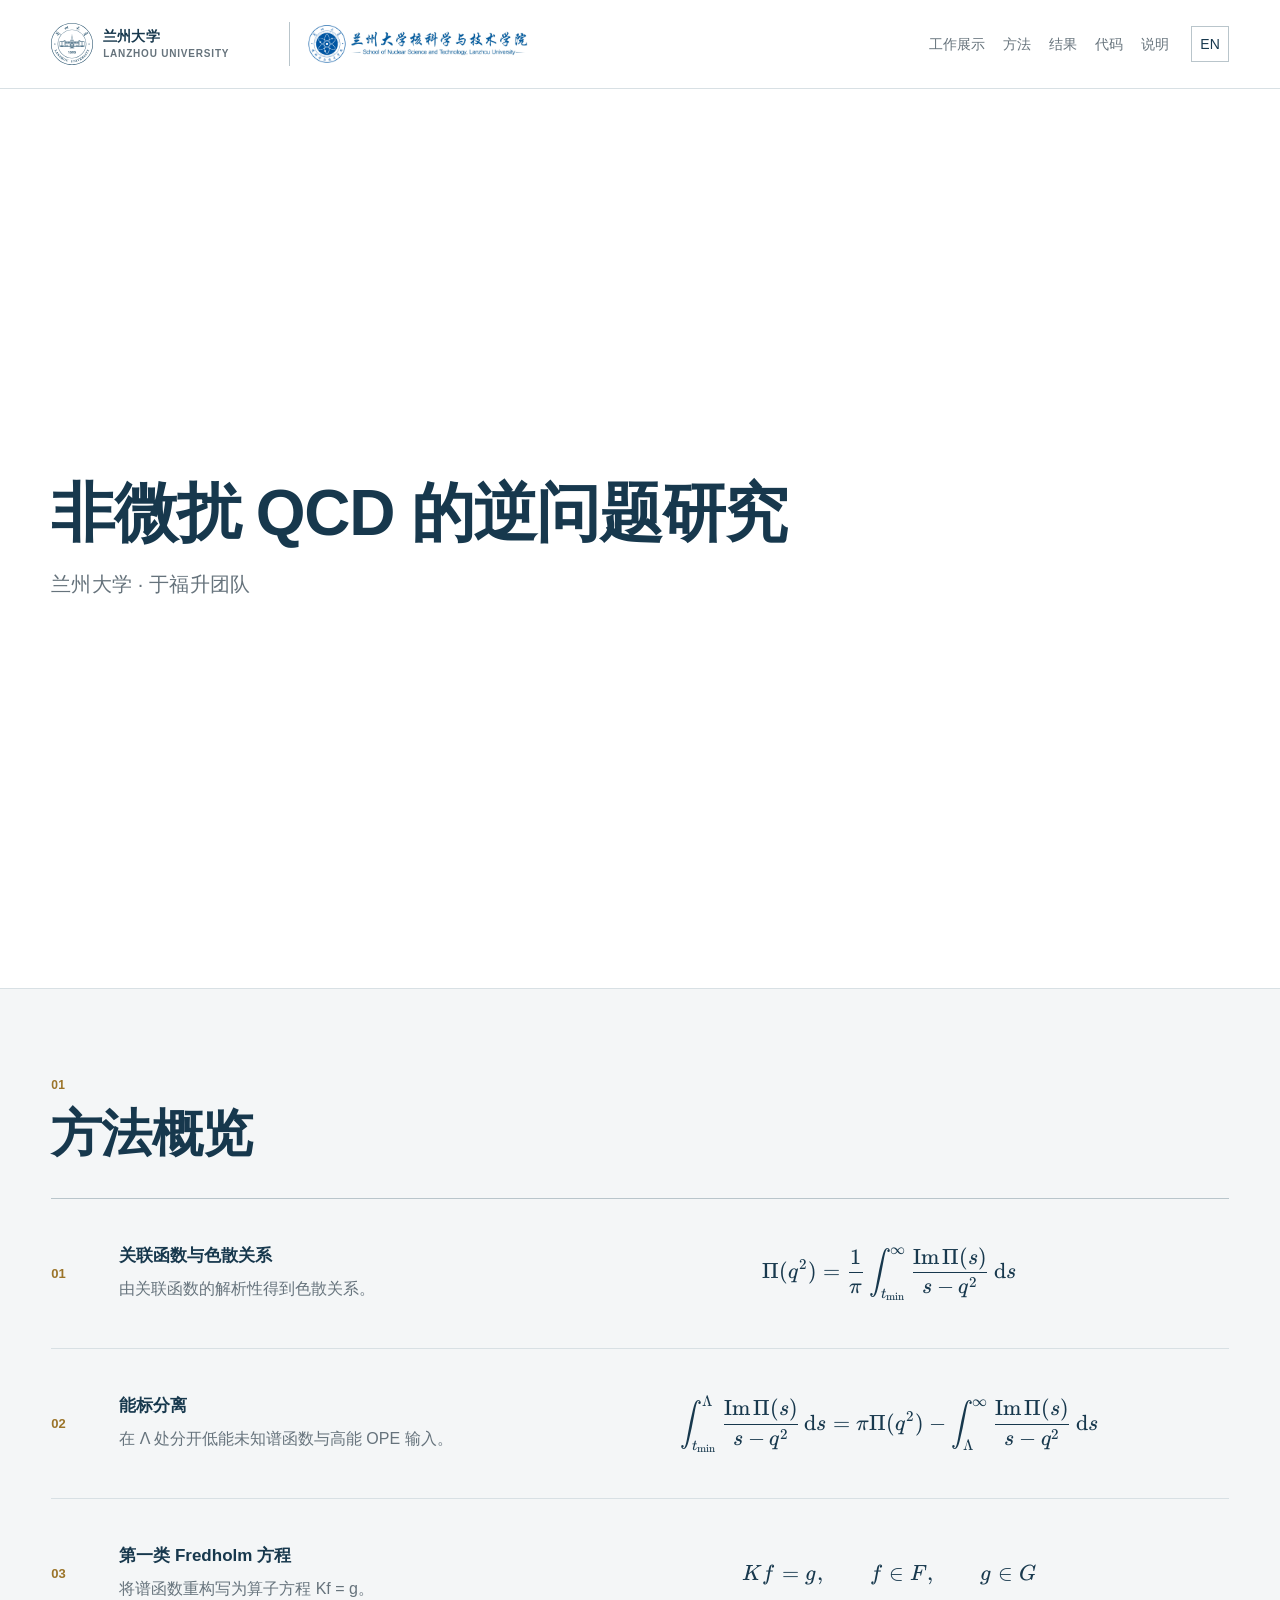
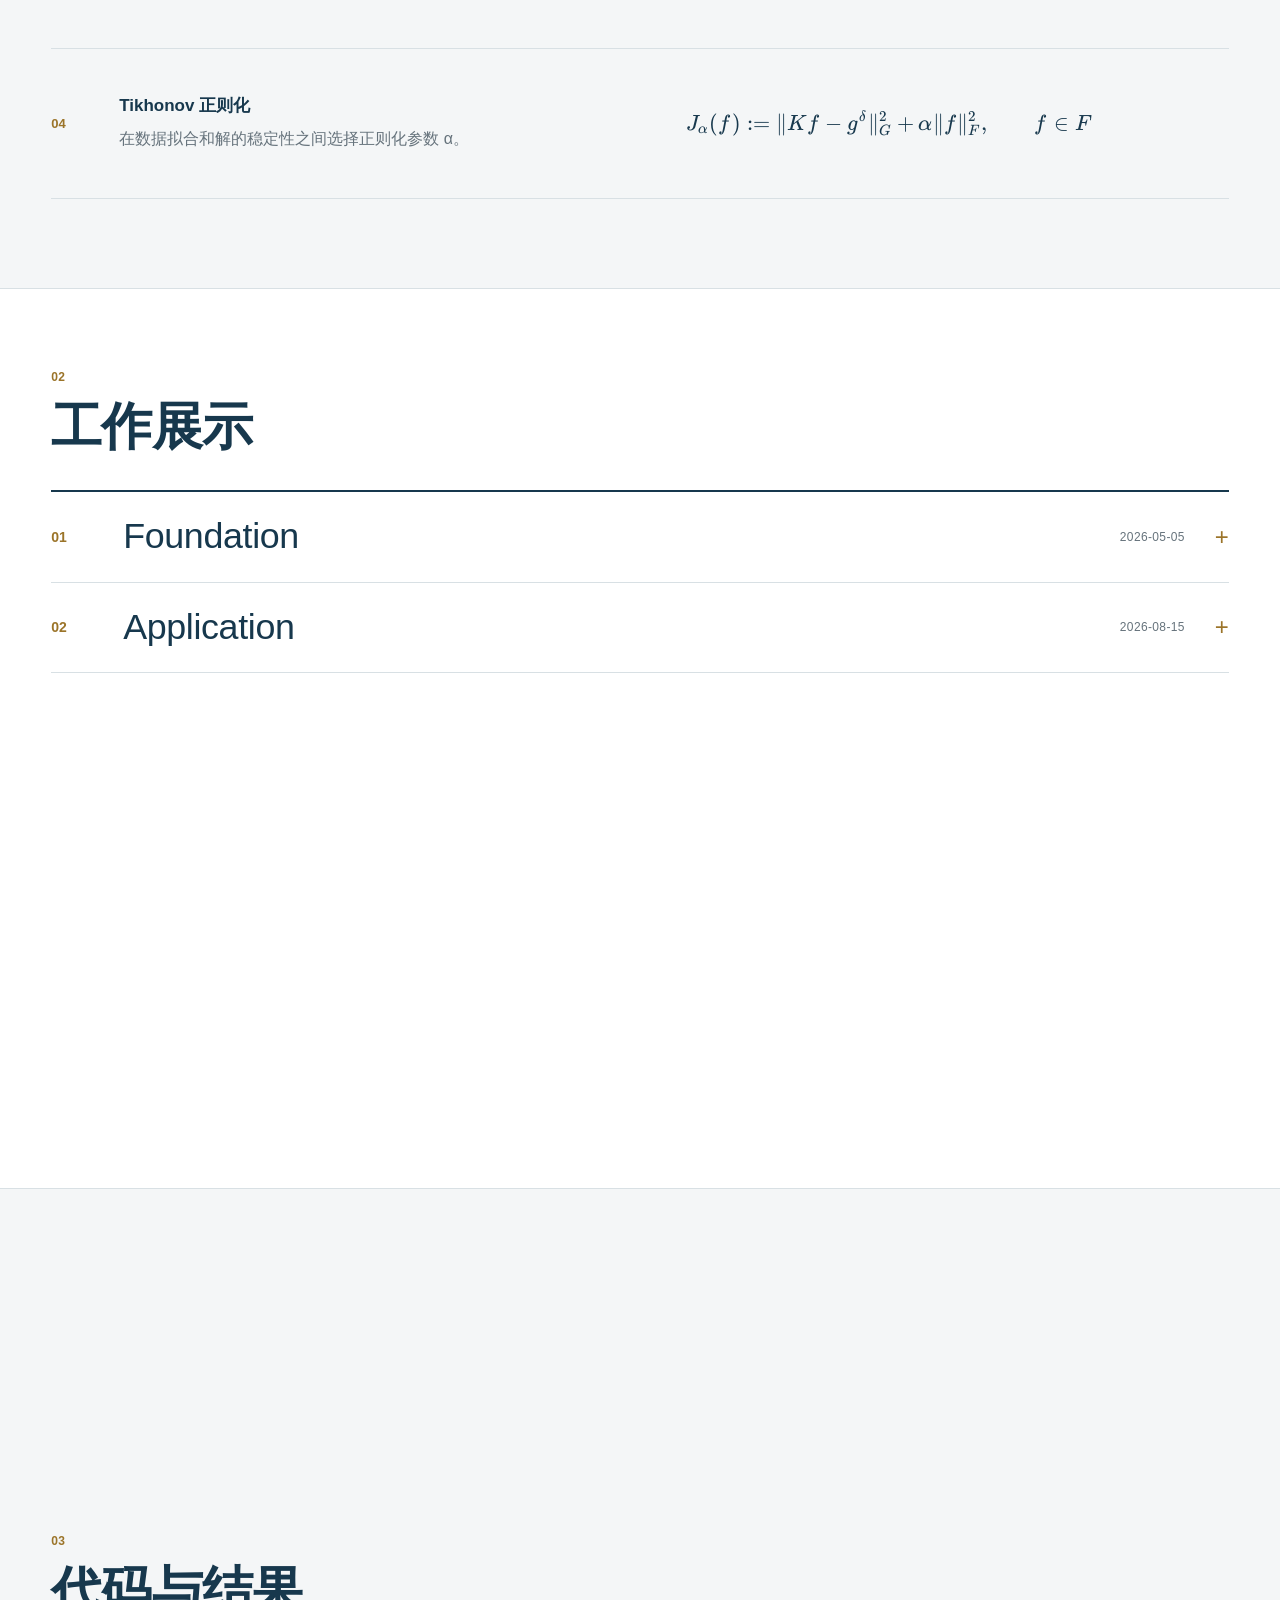
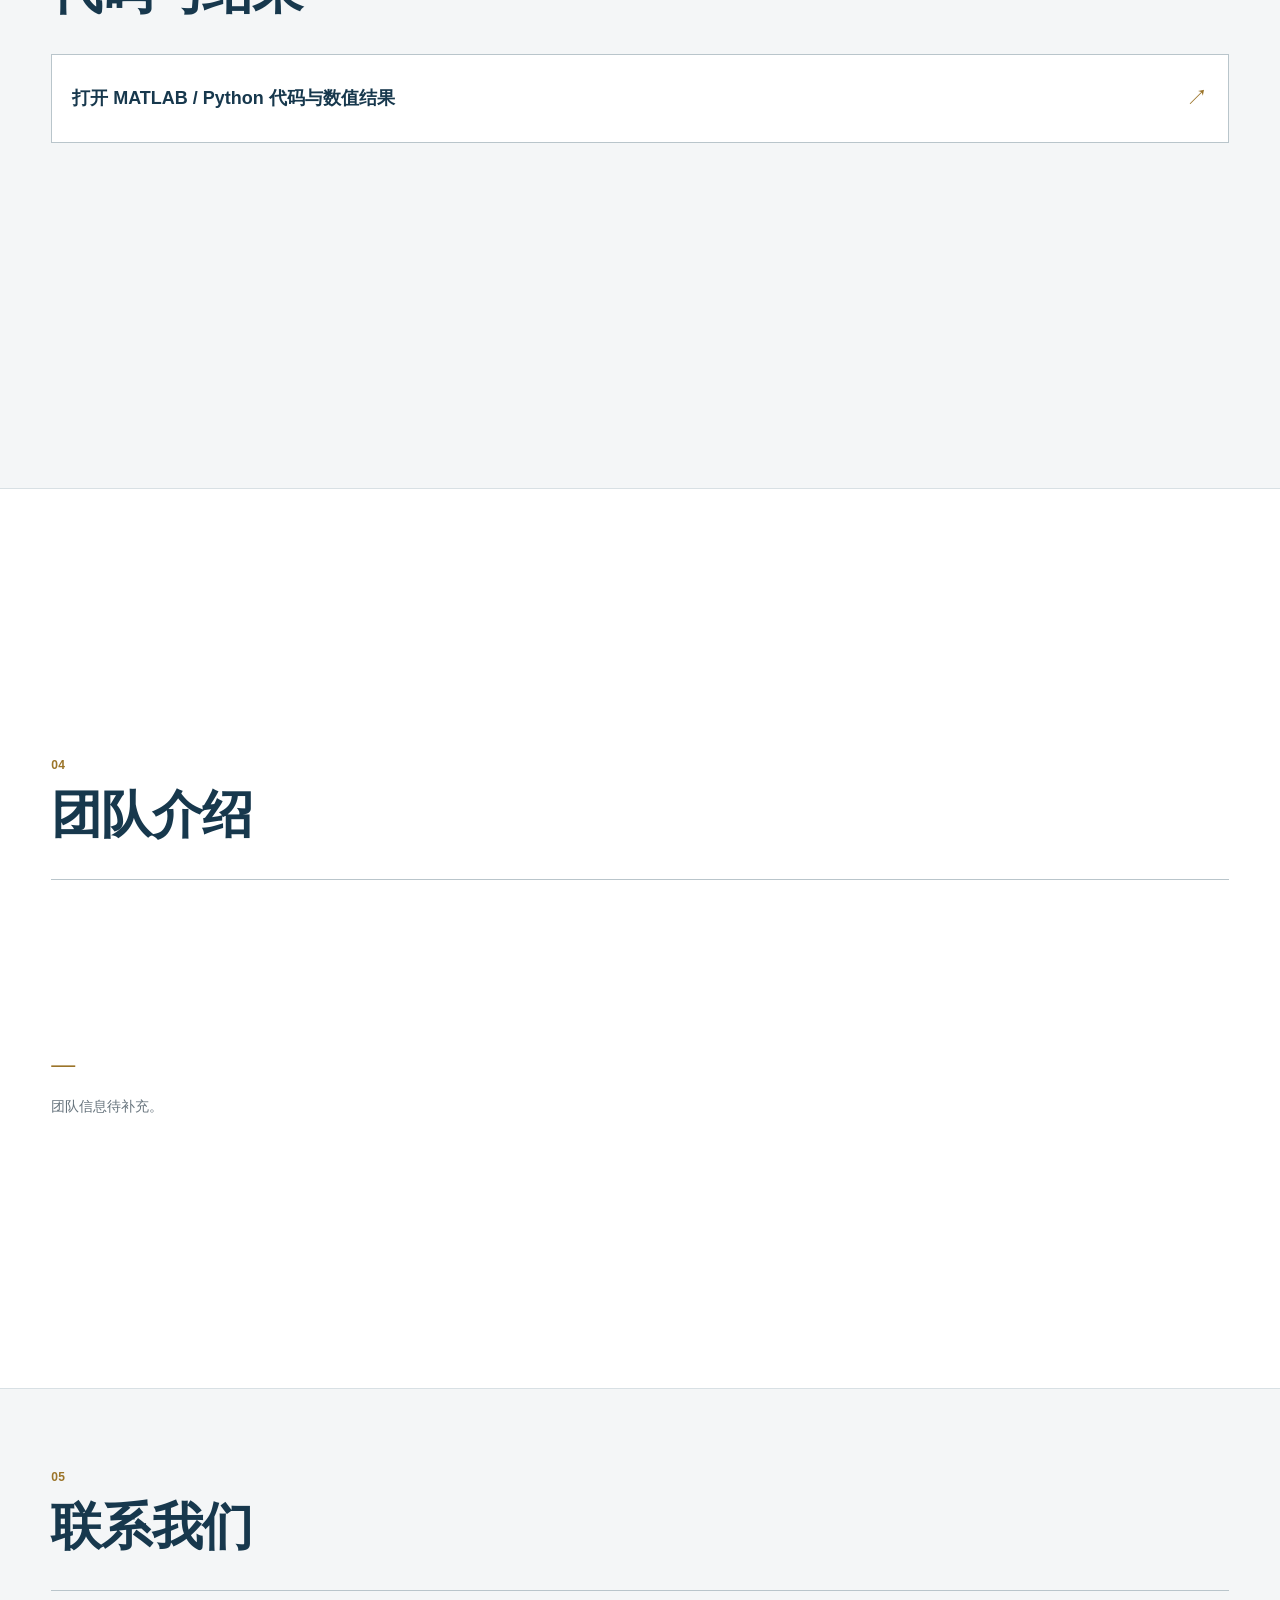
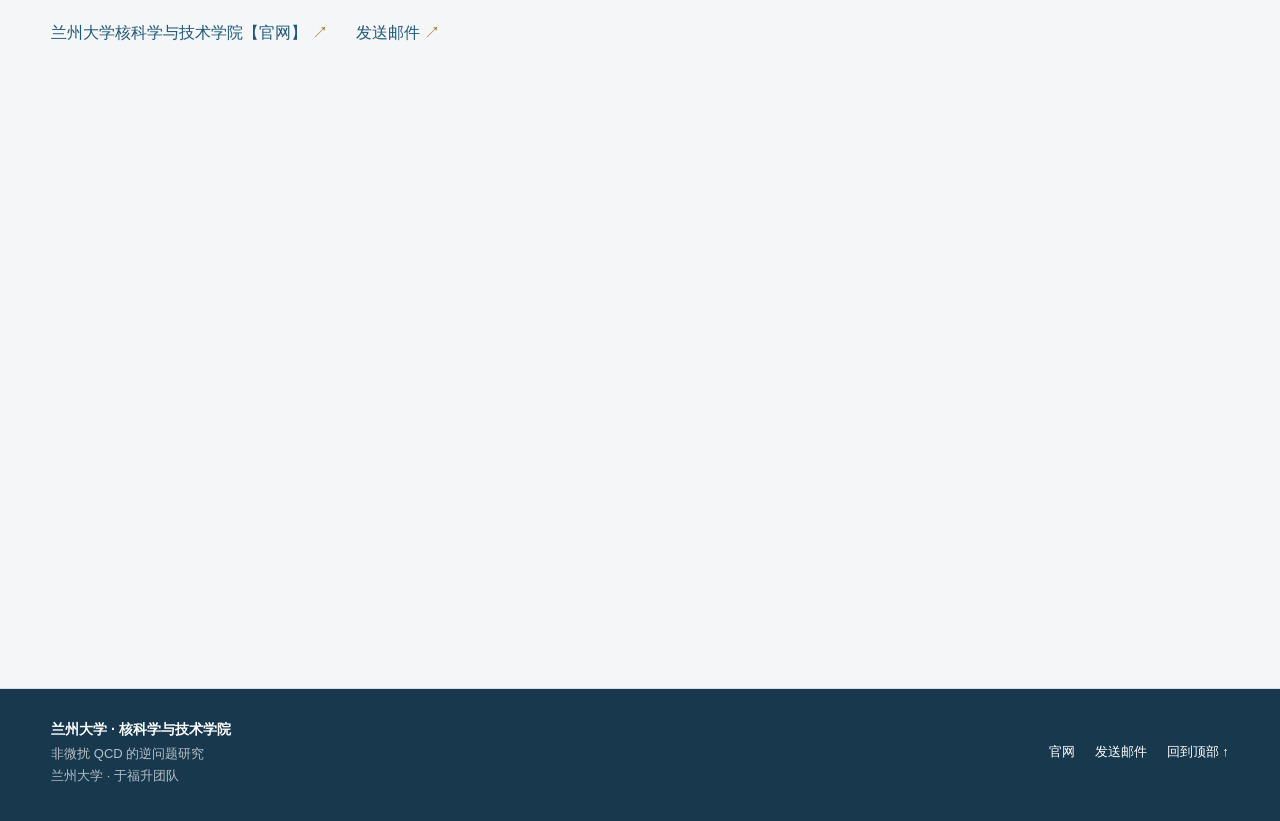
<file: index.html>
<!doctype html>
<html lang="zh-CN">
<head>
  <meta charset="utf-8">
  <meta name="viewport" content="width=device-width, initial-scale=1">
  <meta name="theme-color" content="#ffffff">
  <meta name="description" content="兰州大学核科学与技术学院理论物理研究组的非微扰 QCD 逆问题论文、方法、数值结果与代码资料。">
  <link rel="canonical" href="__SITE_URL__">
  <meta property="og:title" content="非微扰 QCD 逆问题研究资料">
  <meta property="og:description" content="论文、方法概览、数值结果与代码工作台。">
  <meta property="og:type" content="website">
  <meta property="og:url" content="__SITE_URL__">
  <meta property="og:image" content="__SITE_URL__assets/paper_spectral.png">
  <meta property="og:site_name" content="非微扰 QCD 逆问题研究资料">
  <meta property="og:locale" content="zh_CN">
  <meta property="og:locale:alternate" content="en_US">
  <meta name="twitter:card" content="summary_large_image">
  <meta name="twitter:title" content="非微扰 QCD 逆问题研究资料">
  <meta name="twitter:description" content="论文、方法概览、数值结果与代码工作台。">
  <meta name="twitter:image" content="__SITE_URL__assets/paper_spectral.png">
  <title>非微扰 QCD 逆问题研究资料</title>
  <link rel="icon" href="./assets/lzu_logo.svg" type="image/svg+xml">
  <link rel="stylesheet" href="./style.css">
  <link rel="stylesheet" href="./vendor/katex/katex.min.css">
  <script type="application/ld+json">
  {
    "@context": "https://schema.org",
    "@type": "WebSite",
    "name": "非微扰 QCD 逆问题研究资料",
    "url": "__SITE_URL__",
    "inLanguage": ["zh-CN", "en"]
  }
  </script>
  <script type="application/ld+json">
  {
    "@context": "https://schema.org",
    "@type": "Organization",
    "name": "兰州大学核科学与技术学院",
    "url": "https://snst.lzu.edu.cn/"
  }
  </script>
</head>
<body data-language="zh" data-title-zh="非微扰 QCD 逆问题研究资料" data-title-en="Inverse Problems in Non-perturbative QCD Research Archive">
  <a class="skip-link" href="#main"><span class="lang-zh">跳到主要内容</span><span class="lang-en">Skip to content</span></a>

  <header class="site-header" id="top">
    <div class="nav-wrap page-width">
      <div class="brand">
        <a class="brand-primary" href="#top" aria-label="返回页面顶部" data-label-zh="返回页面顶部" data-label-en="Back to top">
          <span class="brand-mark"><img src="./assets/lzu_logo.svg" alt="兰州大学校徽"></span>
          <span class="school-copy">
            <strong><span class="lang-zh">兰州大学</span><span class="lang-en">兰州大学</span></strong>
            <span>LANZHOU UNIVERSITY</span>
          </span>
        </a>
        <span class="brand-divider" aria-hidden="true"></span>
        <a class="unit-lockup" href="https://snst.lzu.edu.cn/" target="_blank" rel="noopener noreferrer" aria-label="兰州大学核科学与技术学院官网" data-label-zh="兰州大学核科学与技术学院官网" data-label-en="Lanzhou University School of Nuclear Science and Technology website">
          <img class="unit-logo" src="./assets/lzu_snst_logo.svg" alt="兰州大学核科学与技术学院院徽">
        </a>
      </div>
      <nav class="main-nav" aria-label="页面导航" data-label-zh="页面导航" data-label-en="Page navigation">
        <a href="#papers"><span class="lang-zh">工作展示</span><span class="lang-en">Work</span></a>
        <a href="#method"><span class="lang-zh">方法</span><span class="lang-en">Method</span></a>
        <a href="#results"><span class="lang-zh">结果</span><span class="lang-en">Results</span></a>
        <a href="#code-lab"><span class="lang-zh">代码</span><span class="lang-en">Code</span></a>
        <a href="#notes"><span class="lang-zh">说明</span><span class="lang-en">Notes</span></a>
      </nav>
      <button class="language-button" type="button" aria-label="切换语言" data-label-zh="切换语言" data-label-en="Switch language" aria-pressed="false">
        <span class="lang-zh">EN</span><span class="lang-en">中文</span>
      </button>
    </div>
  </header>

  <main id="main">
    <section class="research-header page-section" data-reveal>
      <div class="page-width hero-content">
        <h1><span class="lang-zh">非微扰 QCD 的逆问题研究</span><span class="lang-en">Inverse problems in non-perturbative QCD</span></h1>
        <p class="project-byline">
          <span class="lang-zh">兰州大学 · 于福升团队</span>
          <span class="lang-en">Lanzhou University · Fu-Sheng Yu Group</span>
        </p>
      </div>
    </section>

    <section class="section section-muted page-section" id="method">
      <div class="page-width">
        <div class="section-heading section-heading--solo" data-reveal>
          <div><p class="section-number">01</p><h2><span class="lang-zh">方法概览</span><span class="lang-en">Method</span></h2></div>
        </div>

        <ol class="method-list">
          <li class="method-row" data-reveal>
            <span class="method-number">01</span>
            <div class="method-copy"><h3><span class="lang-zh">关联函数与色散关系</span><span class="lang-en">Correlator and dispersion relation</span></h3><p><span class="lang-zh">由关联函数的解析性得到色散关系。</span><span class="lang-en">Analyticity of the correlator gives a dispersion relation.</span></p></div>
            <div class="method-equation">
              <div class="math-display" data-math="\Pi(q^2)=\frac{1}{\pi}\int_{t_{\min}}^{\infty}\frac{\operatorname{Im}\Pi(s)}{s-q^2}\,\mathrm{d}s" data-math-fallback="Π(q²) = 1/π ∫[tmin,∞] Im Π(s)/(s − q²) ds" aria-label="Π(q²) 等于一除以 π 乘以从 t min 到无穷的 Im Π(s) 除以 s 减 q² 的积分">Π(q²) = 1/π ∫ Im Π(s)/(s − q²) ds</div>
            </div>
          </li>
          <li class="method-row" data-reveal>
            <span class="method-number">02</span>
            <div class="method-copy"><h3><span class="lang-zh">能标分离</span><span class="lang-en">Scale separation</span></h3><p><span class="lang-zh">在 Λ 处分开低能未知谱函数与高能 OPE 输入。</span><span class="lang-en">The unknown low-energy spectrum is separated from the high-energy OPE input at Λ.</span></p></div>
            <div class="method-equation">
              <div class="math-display" data-math="\int_{t_{\min}}^{\Lambda}\frac{\operatorname{Im}\Pi(s)}{s-q^2}\,\mathrm{d}s=\pi\Pi(q^2)-\int_{\Lambda}^{\infty}\frac{\operatorname{Im}\Pi(s)}{s-q^2}\,\mathrm{d}s" data-math-fallback="∫[tmin,Λ] Im Π(s)/(s − q²) ds = πΠ(q²) − ∫[Λ,∞] Im Π(s)/(s − q²) ds" aria-label="能标分离后的修正色散关系">∫ Im Π(s)/(s − q²) ds = πΠ(q²) − ∫ Im Π(s)/(s − q²) ds</div>
            </div>
          </li>
          <li class="method-row" data-reveal>
            <span class="method-number">03</span>
            <div class="method-copy"><h3><span class="lang-zh">第一类 Fredholm 方程</span><span class="lang-en">First-kind Fredholm equation</span></h3><p><span class="lang-zh">将谱函数重构写为算子方程 Kf = g。</span><span class="lang-en">The reconstruction is written as the operator equation Kf = g.</span></p></div>
            <div class="method-equation">
              <div class="math-display" data-math="Kf=g,\qquad f\in F,\qquad g\in G" data-math-fallback="Kf = g, f ∈ F, g ∈ G" aria-label="Kf 等于 g，f 属于 F，g 属于 G">Kf = g, f ∈ F, g ∈ G</div>
            </div>
          </li>
          <li class="method-row" data-reveal>
            <span class="method-number">04</span>
            <div class="method-copy"><h3><span class="lang-zh">Tikhonov 正则化</span><span class="lang-en">Tikhonov regularization</span></h3><p><span class="lang-zh">在数据拟合和解的稳定性之间选择正则化参数 α。</span><span class="lang-en">The regularization parameter α balances data fit and stability.</span></p></div>
            <div class="method-equation">
              <div class="math-display" data-math="J_{\alpha}(f):=\lVert Kf-g^{\delta}\rVert_G^2+\alpha\lVert f\rVert_F^2,\qquad f\in F" data-math-fallback="Jα(f) := ‖Kf − gδ‖G² + α‖f‖F², f ∈ F" aria-label="Tikhonov 泛函 J alpha of f 等于 Kf 减 g delta 的 G 范数平方加 alpha 乘以 f 的 F 范数平方，f 属于 F">Jα(f) := ‖Kf − gδ‖G² + α‖f‖F², f ∈ F</div>
            </div>
          </li>
        </ol>
      </div>
    </section>

    <section class="section page-section work-display-section" id="papers">
      <div class="page-width">
        <span id="results" class="section-anchor" aria-hidden="true"></span>
        <div class="section-heading" data-reveal>
          <div><p class="section-number">02</p><h2><span class="lang-zh">工作展示</span><span class="lang-en">Work Display</span></h2></div>
        </div>

        <div class="archive-list">
          <details class="archive-entry" data-reveal>
            <summary class="archive-summary" data-open-pdf="./docs/Foundation.pdf" aria-expanded="false">
              <span class="archive-index">01</span>
              <span class="archive-title">Foundation</span>
              <time datetime="2026-05-05">2026-05-05</time>
              <span class="archive-toggle" aria-hidden="true">+</span>
            </summary>
            <div class="archive-content">
              <div class="paper-main">
                <p class="archive-type"><span class="lang-zh">理论基础</span><span class="lang-en">Theoretical foundation</span></p>
                <h3>Inverse Problem Approach for Non-Perturbative QCD: Theoretical Foundation</h3>
                <p class="paper-authors">Ao-Sheng Xiong · Fu-Sheng Yu · Yong Zheng · Ting Wei</p>
                <p><span class="lang-zh">建立色散关系逆问题的数学框架，讨论唯一性、不稳定性、Tikhonov 正则化、参数选择、有限元离散化和收敛性。</span><span class="lang-en">Develops the mathematical framework for the dispersion-relation inverse problem, including uniqueness, instability, Tikhonov regularization, parameter choice, finite-element discretization, and convergence.</span></p>
              </div>
              <a class="paper-link" href="./docs/Foundation.pdf" target="_blank" rel="noopener noreferrer"><span class="lang-zh">阅读 PDF</span><span class="lang-en">Read PDF</span><span aria-hidden="true">↗</span></a>
            </div>
          </details>

          <details class="archive-entry" data-reveal>
            <summary class="archive-summary" data-open-pdf="./docs/Application.pdf" aria-expanded="false">
              <span class="archive-index">02</span>
              <span class="archive-title">Application</span>
              <time datetime="2026-08-15">2026-08-15</time>
              <span class="archive-toggle" aria-hidden="true">+</span>
            </summary>
            <div class="archive-content">
              <div class="paper-main">
                <p class="archive-type"><span class="lang-zh">数值应用</span><span class="lang-en">Numerical application</span></p>
                <h3>Inverse Problem Approach for Non-Perturbative QCD: Applications</h3>
                <p class="paper-authors">Yong Zheng · Ao-Sheng Xiong · Fu-Sheng Yu · Ting Wei</p>
                <p><span class="lang-zh">将方法应用于轴矢流关联函数，重构 π 与 a₁(1260) 的谱信息和衰变常数，并分析输入误差、收敛性与夸克–强子对偶。</span><span class="lang-en">Applies the method to axial-vector correlators, reconstructs the spectral information and decay constants of π and a₁(1260), and studies input errors, convergence, and quark–hadron duality.</span></p>
              </div>
              <a class="paper-link" href="./docs/Application.pdf" target="_blank" rel="noopener noreferrer"><span class="lang-zh">阅读 PDF</span><span class="lang-en">Read PDF</span><span aria-hidden="true">↗</span></a>
            </div>
          </details>
        </div>
      </div>
    </section>

    <section class="section section-muted page-section" id="code-lab">
      <div class="page-width">
        <div class="section-heading section-heading--solo" data-reveal>
          <div><p class="section-number">03</p><h2><span class="lang-zh">代码与结果</span><span class="lang-en">Code and results</span></h2></div>
        </div>
        <a class="workbench-entry" href="./code-lab.html" data-reveal>
          <strong><span class="lang-zh">打开 MATLAB / Python 代码与数值结果</span><span class="lang-en">Open MATLAB / Python code and numerical results</span></strong>
          <span class="workbench-arrow" aria-hidden="true">↗</span>
        </a>
      </div>
    </section>

    <section class="section page-section team-section" id="team">
      <div class="page-width team-inner">
        <div class="section-heading section-heading--solo" data-reveal>
          <div><p class="section-number">04</p><h2><span class="lang-zh">团队介绍</span><span class="lang-en">Team</span></h2></div>
        </div>
        <div class="team-placeholder" data-reveal>
          <span class="team-placeholder-mark" aria-hidden="true">—</span>
          <p><span class="lang-zh">团队信息待补充。</span><span class="lang-en">Team information will be added when confirmed.</span></p>
        </div>
      </div>
    </section>

    <section class="section section-muted page-section contact-section" id="contact">
      <div class="page-width">
        <span id="notes" class="section-anchor" aria-hidden="true"></span>
        <div class="section-heading section-heading--solo" data-reveal>
          <div><p class="section-number">05</p><h2><span class="lang-zh">联系我们</span><span class="lang-en">Contact</span></h2></div>
        </div>
        <div class="contact-block" data-reveal>
          <div class="contact-links">
            <a class="contact-link" href="https://snst.lzu.edu.cn/shiziduiwu/jiaoshou/2024/1015/277664.html" target="_blank" rel="noopener noreferrer"><span class="lang-zh">兰州大学核科学与技术学院【官网】</span><span class="lang-en">Lanzhou University School of Nuclear Science and Technology · Official site</span></a>
            <a class="contact-link" href="mailto:yufsh@lzu.edu.cn"><span class="lang-zh">发送邮件</span><span class="lang-en">Send email</span></a>
          </div>
        </div>
      </div>
    </section>
  </main>

  <footer class="site-footer">
    <div class="page-width footer-inner" data-reveal>
      <div class="footer-brand"><strong>兰州大学 · 核科学与技术学院</strong><span>非微扰 QCD 的逆问题研究</span><span>兰州大学 · 于福升团队</span></div>
      <nav class="footer-links" aria-label="页脚链接" data-label-zh="页脚链接" data-label-en="Footer links">
        <a href="https://snst.lzu.edu.cn/shiziduiwu/jiaoshou/2024/1015/277664.html" target="_blank" rel="noopener noreferrer"><span class="lang-zh">官网</span><span class="lang-en">Official site</span></a>
        <a href="mailto:yufsh@lzu.edu.cn"><span class="lang-zh">发送邮件</span><span class="lang-en">Send email</span></a>
        <a href="#top"><span class="lang-zh">回到顶部 ↑</span><span class="lang-en">Back to top ↑</span></a>
      </nav>
    </div>
  </footer>

  <script src="./vendor/katex/katex.min.js"></script>
  <script src="./math-render.js"></script>
  <script src="./script.js"></script>
</body>
</html>
</file>
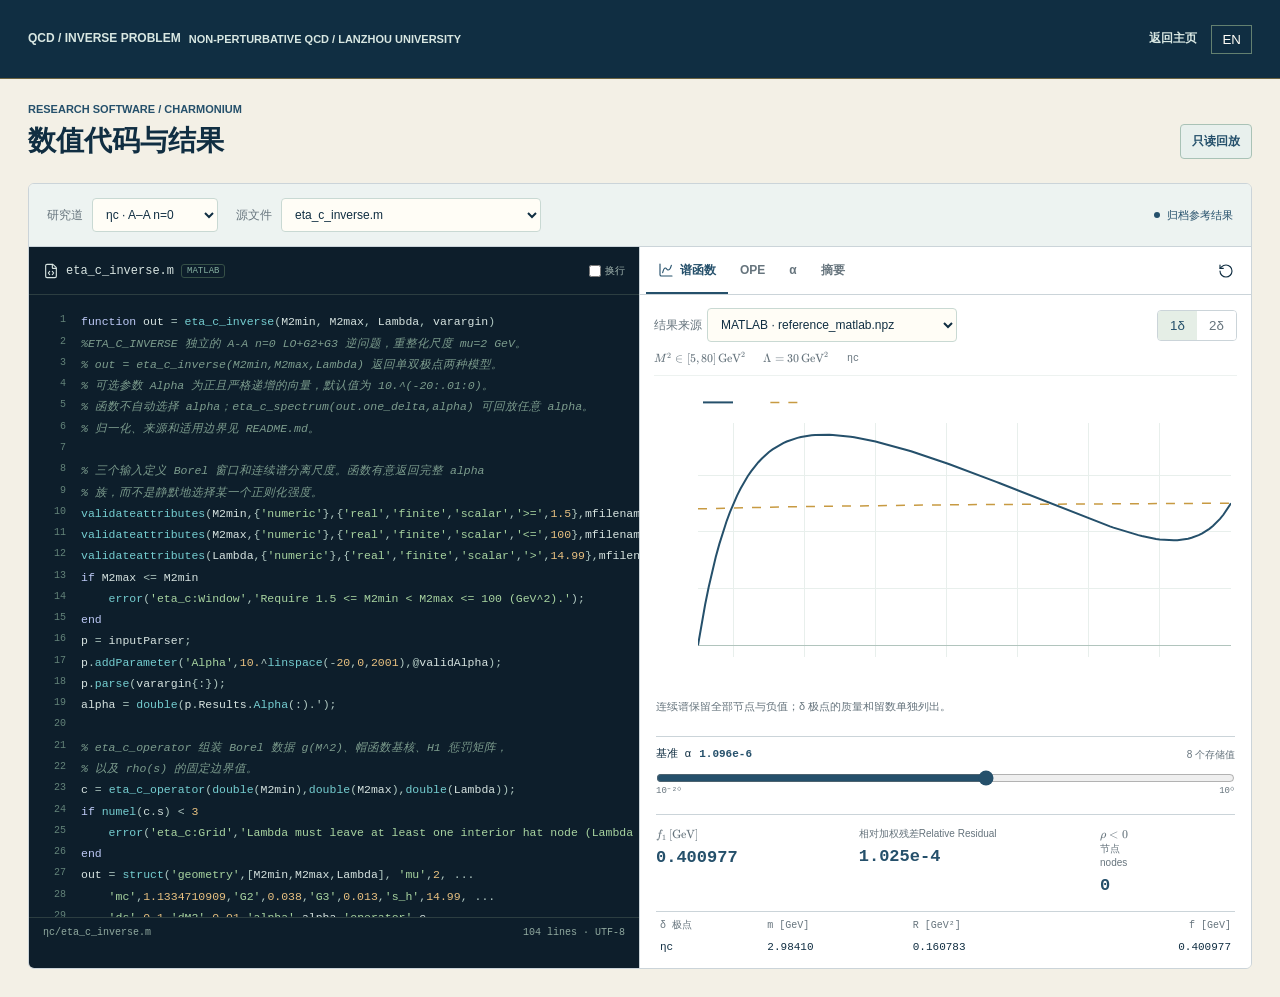
<file: code-lab.html>
<!doctype html>
<html lang="zh-CN">
<head>
  <meta charset="utf-8">
  <meta name="viewport" content="width=device-width, initial-scale=1">
  <meta name="theme-color" content="#152c28">
  <meta name="description" content="ηc 与 J/ψ 逆问题代码、归档结果和谱函数回放工作台。">
  <link rel="canonical" href="__SITE_URL__code-lab.html">
  <meta property="og:title" content="代码与数值结果 | Inverse Problem Approach">
  <meta property="og:description" content="ηc 与 J/ψ 逆问题代码、归档结果和谱函数回放工作台。">
  <meta property="og:type" content="website">
  <meta property="og:url" content="__SITE_URL__code-lab.html">
  <meta property="og:image" content="__SITE_URL__assets/paper_spectral.png">
  <meta property="og:site_name" content="非微扰 QCD 逆问题研究资料">
  <meta property="og:locale" content="zh_CN">
  <meta property="og:locale:alternate" content="en_US">
  <meta name="twitter:card" content="summary_large_image">
  <meta name="twitter:title" content="代码与数值结果 | Inverse Problem Approach">
  <meta name="twitter:description" content="ηc 与 J/ψ 逆问题代码、归档结果和谱函数回放工作台。">
  <meta name="twitter:image" content="__SITE_URL__assets/paper_spectral.png">
  <title>代码与数值结果 | Inverse Problem Approach</title>
  <link rel="icon" href="./assets/lzu_logo.svg" type="image/svg+xml">
  <link rel="stylesheet" href="./lab.css">
  <link rel="stylesheet" href="./vendor/katex/katex.min.css">
</head>
<body class="lab-standalone" data-language="zh" data-title-zh="代码与数值结果 | Inverse Problem Approach" data-title-en="Code & Numerical Results | Inverse Problem Approach">
  <header class="lab-site-bar">
    <a href="./index.html" aria-label="返回研究展示首页" data-label-zh="返回研究展示首页" data-label-en="Back to research archive home">
      <span>QCD / INVERSE PROBLEM</span>
      <span class="lab-site-title">NON-PERTURBATIVE QCD / LANZHOU UNIVERSITY</span>
    </a>
    <div class="lab-site-actions">
      <a href="./index.html"><span class="lang-zh">返回主页</span><span class="lang-en">Home</span></a>
      <button class="language-button" type="button" aria-label="切换语言" data-label-zh="切换语言" data-label-en="Switch language" aria-pressed="false">
        <span class="lang-zh">EN</span><span class="lang-en">中文</span>
      </button>
    </div>
  </header>

  <main>
    <section class="lab-section" id="code-lab">
      <div class="lab-inner">
        <div class="lab-heading">
          <div>
            <p class="lab-kicker">RESEARCH SOFTWARE / CHARMONIUM</p>
            <h1><span class="lang-zh">数值代码与结果</span><span class="lang-en">Code & Numerical Results</span></h1>
          </div>
          <div class="lab-heading-actions">
            <span class="lab-command lab-readonly-badge"><span class="lang-zh">只读回放</span><span class="lang-en">Read-only replay</span></span>
          </div>
        </div>

        <div class="lab-workspace" aria-busy="true">
          <div class="lab-toolbar">
            <label class="lab-field"><span class="lang-zh">研究道</span><span class="lang-en">Channel</span>
              <select id="lab-project" aria-label="研究道" data-label-zh="研究道" data-label-en="Research channel"><option value="eta-c">ηc · A–A n=0</option><option value="jpsi">J/ψ · n=0</option></select>
            </label>
            <label class="lab-field lab-file-field"><span class="lang-zh">源文件</span><span class="lang-en">Source File</span>
              <select id="lab-file" aria-label="源文件" data-label-zh="源文件" data-label-en="Source file"></select>
            </label>
            <span class="lab-origin"><span class="lab-status-dot"></span><span class="lang-zh">归档参考结果</span><span class="lang-en">Archived Reference</span></span>
          </div>

          <div class="lab-columns">
            <section class="lab-source" aria-label="源代码" data-label-zh="源代码" data-label-en="Source code">
              <div class="lab-panel-bar">
                <div class="lab-file-name"><i data-icon="file-code"></i><span id="lab-file-name">eta_c_inverse.m</span><span class="lab-language" id="lab-language">MATLAB</span></div>
                <div class="lab-icon-tools">
                  <label class="lab-wrap-toggle" title="代码自动换行"><input id="lab-wrap" type="checkbox"><span class="lang-zh">换行</span><span class="lang-en">Wrap</span></label>
                </div>
              </div>
              <div class="lab-code-viewport" tabindex="0" aria-label="可滚动的源代码" data-label-zh="可滚动的源代码" data-label-en="Scrollable source code">
                <pre id="lab-code" aria-label="源代码" data-label-zh="源代码" data-label-en="Source code"><code>正在读取归档文件…</code></pre>
              </div>
              <div class="lab-source-foot"><span id="lab-source-path">ηc/eta_c_inverse.m</span><span id="lab-line-count">-- lines</span></div>
            </section>

            <section class="lab-results" aria-label="结果图与摘要" data-label-zh="结果图与摘要" data-label-en="Result plot and summary">
              <div class="lab-panel-bar lab-results-bar">
                <div class="lab-result-tabs" role="tablist" aria-label="结果视图" data-label-zh="结果视图" data-label-en="Result views">
                  <button type="button" role="tab" id="tab-spectrum" data-lab-view="spectrum" aria-controls="lab-plot-panel" aria-selected="true"><i data-icon="chart"></i><span class="lang-zh">谱函数</span><span class="lang-en">Spectrum</span></button>
                  <button type="button" role="tab" id="tab-ope" data-lab-view="ope" aria-controls="lab-plot-panel" aria-selected="false" tabindex="-1">OPE</button>
                  <button type="button" role="tab" id="tab-alpha" data-lab-view="alpha" aria-controls="lab-plot-panel" aria-selected="false" tabindex="-1">α</button>
                  <button type="button" role="tab" id="tab-summary" data-lab-view="summary" aria-controls="lab-summary-panel" aria-selected="false" tabindex="-1"><span class="lang-zh">摘要</span><span class="lang-en">Summary</span></button>
                </div>
                <div class="lab-icon-tools">
                  <button class="lab-icon-button" id="lab-reset" type="button" title="重置图表视图" data-title-zh="重置图表视图" data-title-en="Reset chart view" aria-label="重置图表视图" data-label-zh="重置图表视图" data-label-en="Reset chart view"><i data-icon="reset"></i></button>
                </div>
              </div>
              <div class="lab-result-settings">
                <label class="lab-field"><span class="lang-zh">结果来源</span><span class="lang-en">Result Source</span><select id="lab-source-select" aria-label="结果来源" data-label-zh="结果来源" data-label-en="Result source"><option value="matlab">MATLAB · reference_matlab.npz</option><option value="python">Python · result.npz</option></select></label>
                <div class="lab-model-switch" role="group" aria-label="极点模型" data-label-zh="极点模型" data-label-en="Pole model"><button type="button" data-lab-model="1delta" aria-pressed="true">1δ</button><button type="button" data-lab-model="2delta" aria-pressed="false">2δ</button></div>
              </div>
              <div class="lab-geometry"><span class="math-inline" data-math="M^2\in[5,80]\,\mathrm{GeV}^2" data-math-fallback="M² ∈ [5, 80] GeV²">M² ∈ [5, 80] GeV²</span><span class="math-inline" data-math="\Lambda=30\,\mathrm{GeV}^2" data-math-fallback="Λ = 30 GeV²">Λ = 30 GeV²</span><span id="lab-model-label">ηc</span></div>
              <div id="lab-plot-panel" class="lab-plot-panel" role="tabpanel" aria-labelledby="tab-spectrum">
                <div id="lab-chart" role="img" aria-label="归档谱函数结果图" data-label-zh="归档谱函数结果图" data-label-en="Archived spectrum result plot"></div>
                <div id="lab-chart-status" class="lab-chart-status" role="status" aria-live="polite" hidden></div>
                <p class="lab-plot-caption" id="lab-plot-caption"></p>
              </div>
              <div id="lab-summary-panel" class="lab-summary-panel" role="tabpanel" aria-labelledby="tab-summary" hidden></div>
              <div class="lab-alpha-control" id="lab-alpha-control">
                <div><label for="lab-alpha-range"><span class="lang-zh">基准 α</span><span class="lang-en">Reference α</span></label><output id="lab-alpha-output" for="lab-alpha-range">--</output><span class="lab-alpha-count">8 <span class="lang-zh">个存储值</span><span class="lang-en">stored values</span></span></div>
                <input id="lab-alpha-range" type="range" min="0" max="7" step="1" value="4" aria-label="MATLAB 基准 α" data-label-zh="MATLAB 基准 α" data-label-en="MATLAB reference alpha">
                <div class="lab-range-ends"><span>10⁻²⁰</span><span>10⁰</span></div>
              </div>
              <div class="lab-output-strip"><div><span class="math-inline" data-math="f_1\,[\mathrm{GeV}]" data-math-fallback="f₁ [GeV]">f₁ [GeV]</span><strong id="lab-f">--</strong></div><div><span><span class="lang-zh">相对加权残差</span><span class="lang-en">Relative Residual</span></span><strong id="lab-residual">--</strong></div><div><span class="math-inline" data-math="\rho<0" data-math-fallback="ρ &lt; 0">ρ &lt; 0</span> <span class="lang-zh">节点</span><span class="lang-en">nodes</span><strong id="lab-negative">--</strong></div></div>
              <div class="lab-pole-table" id="lab-poles"></div>
            </section>
          </div>
          <div class="lab-workspace-foot" hidden aria-hidden="true"><span id="lab-result-path"></span><span class="lab-readonly-mark"><span class="lang-zh">归档只读</span><span class="lang-en">ARCHIVED READ ONLY</span></span></div>
        </div>

        <div class="lab-provenance" hidden aria-hidden="true">
          <p id="lab-provenance"></p>
          <p id="lab-limit-note"></p>
        </div>
        <div class="lab-error" id="lab-error" role="alert" hidden><span id="lab-error-text"></span><button class="lab-command" id="lab-retry" type="button"><i data-icon="reset"></i><span class="lang-zh">重试</span><span class="lang-en">Retry</span></button></div>
        <div class="lab-notice" id="lab-notice" role="status" aria-live="polite"></div>
        <noscript><p>代码工作台需要 JavaScript；当前页面仅提供只读研究成果展示。</p></noscript>
      </div>
    </section>
  </main>

  <script src="./vendor/plotly/plotly-basic.min.js"></script>
  <script src="./vendor/prism/prism.js"></script>
  <script src="./vendor/prism/prism-matlab.min.js"></script>
  <script src="./vendor/prism/prism-python.min.js"></script>
  <script src="./code/lab-data.js"></script>
  <script src="./vendor/katex/katex.min.js"></script>
  <script src="./math-render.js"></script>
  <script src="./lab.js"></script>
</body>
</html>
</file>
<file: style.css>
:root {
  --ink: #1c252b;
  --navy: #17384d;
  --muted: #66737c;
  --paper: #ffffff;
  --wash: #f4f6f7;
  --line: #d8e0e4;
  --line-dark: #b9c5cb;
  --gold: #9b7429;
  --link: #1f5877;
  --latin: "Inter", "Segoe UI", "Helvetica Neue", Arial;
  --cjk: "Microsoft YaHei", "Noto Sans CJK SC", "Source Han Sans SC", sans-serif;
  --sans: var(--latin), var(--cjk), sans-serif;
  --serif: var(--latin), var(--cjk), sans-serif;
  --mono: Consolas, "SFMono-Regular", "Liberation Mono", monospace;
  --header-height: 88px;
}

* { box-sizing: border-box; }

html {
  scroll-behavior: smooth;
  scroll-padding-top: var(--header-height);
  background: var(--paper);
}

body {
  margin: 0;
  color: var(--ink);
  background: var(--paper);
  font: 15px/1.7 var(--sans);
  text-rendering: optimizeLegibility;
}

a { color: inherit; }
button, a { -webkit-tap-highlight-color: transparent; }
button { font: inherit; }
img { display: block; max-width: 100%; height: auto; }

.lang-en { display: none; }
body[data-language="en"] .lang-zh { display: none !important; }
body[data-language="en"] .lang-en { display: inline; }

.page-width {
  width: 100%;
  max-width: none;
  margin: 0;
  padding-inline: clamp(24px, 4vw, 64px);
}

.skip-link {
  position: fixed;
  top: 10px;
  left: 16px;
  z-index: 20;
  padding: 7px 10px;
  color: var(--paper);
  background: var(--navy);
  transform: translateY(-160%);
}

.skip-link:focus { transform: translateY(0); }

.site-header {
  position: sticky;
  top: 0;
  z-index: 10;
  background: rgba(255, 255, 255, .97);
  border-bottom: 1px solid var(--line);
}

.nav-wrap {
  min-height: var(--header-height);
  display: flex;
  align-items: center;
  gap: 22px;
}

.brand {
  display: flex;
  align-items: center;
  gap: 18px;
  flex: 1 1 auto;
  min-width: 0;
}

.brand-primary,
.unit-lockup {
  min-width: 0;
  color: var(--navy);
  text-decoration: none;
}

.brand-primary {
  display: grid;
  grid-template-columns: 42px minmax(0, 1fr);
  align-items: center;
  gap: 10px;
  flex: 0 1 220px;
}

.brand-mark,
.brand-mark img {
  width: 42px;
  height: 42px;
}

.brand-mark img { object-fit: contain; }

.school-copy {
  display: grid;
  gap: 2px;
  min-width: 0;
  overflow-wrap: anywhere;
}

.school-copy strong {
  color: var(--navy);
  font-size: 14px;
  font-weight: 700;
  line-height: 1.3;
}

.school-copy > span {
  color: var(--muted);
  font: 600 10px/1.35 var(--sans);
  letter-spacing: .08em;
}

.brand-divider {
  width: 1px;
  height: 44px;
  flex: 0 0 1px;
  background: var(--line-dark);
}

.unit-lockup {
  display: flex;
  align-items: center;
  flex: 0 1 auto;
  max-width: 100%;
}

.unit-logo {
  width: 220px;
  height: auto;
  max-height: 44px;
  object-fit: contain;
  object-position: left center;
}

.main-nav {
  display: flex;
  align-items: center;
  flex: 0 1 auto;
  gap: 18px;
  margin-left: auto;
}

.main-nav a {
  color: var(--muted);
  font-size: 13px;
  text-decoration: none;
  white-space: nowrap;
}

.main-nav a:hover,
.main-nav a:focus-visible { color: var(--navy); }

.language-button {
  appearance: none;
  flex: 0 0 auto;
  padding: 5px 8px;
  color: var(--navy);
  background: var(--paper);
  border: 1px solid var(--line-dark);
  cursor: pointer;
}

.language-button:hover,
.language-button:focus-visible { border-color: var(--navy); }

.page-section { min-height: 100svh; }

.research-header {
  display: flex;
  align-items: center;
  padding-block: clamp(72px, 13vh, 144px);
  border-bottom: 1px solid var(--line);
}

.hero-content { padding-block: 10vh; }

.section,
.research-header { scroll-margin-top: var(--header-height); }

.section {
  display: flex;
  align-items: center;
  padding-block: clamp(72px, 9vh, 120px);
  border-bottom: 1px solid var(--line);
}

.section-muted { background: var(--wash); }
.section > .page-width { width: 100%; }

.section-anchor {
  display: block;
  height: 0;
  scroll-margin-top: var(--header-height);
}

.section-number,
.section-label {
  margin: 0 0 12px;
  color: var(--gold);
  font: 700 12px/1.3 var(--mono);
  letter-spacing: .04em;
}

h1, h2, h3, p { margin-top: 0; }

h1 {
  max-width: 900px;
  margin-bottom: 20px;
  color: var(--navy);
  font: 600 clamp(34px, 5vw, 64px)/1.15 var(--serif);
  overflow-wrap: anywhere;
}

.project-byline {
  margin: 0;
  color: var(--muted);
  font-size: 18px;
  line-height: 1.5;
}

.section-heading {
  display: grid;
  grid-template-columns: minmax(190px, .55fr) minmax(0, 1fr);
  gap: 48px;
  align-items: end;
  margin-bottom: 34px;
}

.section-heading--solo { grid-template-columns: 1fr; }
.section-heading h2 { margin: 0; color: var(--navy); font: 600 32px/1.2 var(--serif); }
.section-heading h3 { margin: 0; color: var(--navy); font: 600 25px/1.25 var(--serif); }
.section-heading > p { max-width: 560px; margin: 0; color: var(--muted); }

.method-list {
  margin: 0;
  padding: 0;
  list-style: none;
  border-top: 1px solid var(--line-dark);
}

.method-row {
  display: grid;
  grid-template-columns: 46px minmax(210px, .75fr) minmax(0, 1.25fr);
  gap: 22px;
  align-items: center;
  min-height: 150px;
  padding: 24px 0;
  border-bottom: 1px solid var(--line);
}

.method-number { color: var(--gold); font: 13px/1 var(--mono); }
.method-copy { min-width: 0; }
.method-row h3 { margin: 0 0 7px; color: var(--navy); font-size: 17px; font-weight: 700; }
.method-row p { margin: 0; color: var(--muted); font-size: 14px; }
.method-equation { display: grid; gap: 8px; min-width: 0; width: 100%; }

.math-display {
  min-width: 0;
  max-width: 100%;
  overflow-x: auto;
  overflow-y: hidden;
  padding: 10px 0;
  color: var(--navy);
  font-size: clamp(1.02rem, 1.7vw, 1.42rem);
  line-height: 1.4;
  white-space: nowrap;
}

.math-display .katex-display { margin: 0; text-align: left; }
.math-display .katex { font-size: 1em; }
.math-inline { white-space: nowrap; }

.work-display-section { align-items: flex-start; }
.archive-list { border-top: 2px solid var(--navy); }
.archive-entry { border-bottom: 1px solid var(--line); }

.archive-summary {
  display: grid;
  grid-template-columns: 52px minmax(0, 1fr) auto 24px;
  gap: 20px;
  align-items: center;
  padding: 24px 0;
  color: var(--navy);
  cursor: pointer;
  list-style: none;
}

.archive-summary::-webkit-details-marker { display: none; }
.archive-summary::marker { content: ""; }
.archive-summary:hover,
.archive-summary:focus-visible { color: var(--gold); }
.archive-entry[open] .archive-summary { color: var(--navy); }
.archive-index { color: var(--gold); font: 700 14px/1 var(--mono); }
.archive-title { min-width: 0; overflow-wrap: anywhere; font: 600 clamp(24px, 3vw, 38px)/1.1 var(--serif); letter-spacing: .03em; }
.archive-summary time { color: var(--muted); font: 12px/1.4 var(--mono); }
.archive-toggle { color: var(--gold); font: 24px/1 var(--sans); text-align: right; }
.archive-entry[open] .archive-toggle { transform: rotate(45deg); }

.archive-content {
  display: grid;
  grid-template-columns: minmax(0, 1fr) auto;
  gap: 28px;
  padding: 0 0 30px 72px;
  overflow: hidden;
  transition: height 380ms cubic-bezier(.22, .61, .36, 1), padding-bottom 380ms cubic-bezier(.22, .61, .36, 1), opacity 320ms ease-out, transform 380ms cubic-bezier(.22, .61, .36, 1);
}

.archive-entry[data-animating] .archive-content { display: grid; }
.archive-entry:not([open]):not([data-animating]) .archive-content { display: none; }

.archive-type { margin-bottom: 10px !important; color: var(--gold) !important; font: 700 11px/1.3 var(--mono); letter-spacing: .04em; text-transform: uppercase; }
.paper-main h3 { max-width: 760px; margin: 0 0 7px; color: var(--navy); font: 600 22px/1.35 var(--serif); }
.paper-main p { max-width: 760px; margin-bottom: 0; color: var(--muted); }
.paper-authors { margin-bottom: 10px !important; color: var(--ink) !important; font-size: 13px; }

.paper-link {
  display: inline-flex;
  align-self: end;
  align-items: center;
  gap: 8px;
  padding-top: 3px;
  color: var(--link);
  font-size: 13px;
  text-decoration: none;
  white-space: nowrap;
}

.paper-link:hover,
.paper-link:focus-visible { color: var(--gold); text-decoration: underline; }

.workbench-entry {
  display: grid;
  grid-template-columns: minmax(0, 1fr) 24px;
  gap: 22px;
  align-items: center;
  padding: 24px 20px;
  color: var(--navy);
  background: var(--paper);
  border: 1px solid var(--line-dark);
  text-decoration: none;
}

.workbench-entry:hover,
.workbench-entry:focus-visible { border-color: var(--navy); background: #fafdff; }
.workbench-entry strong { font-size: 18px; font-weight: 700; }
.workbench-arrow { justify-self: end; color: var(--gold); font-size: 22px; }

.team-inner { display: flex; flex-direction: column; }

.team-placeholder {
  display: flex;
  flex: 1 1 auto;
  flex-direction: column;
  justify-content: flex-end;
  gap: 18px;
  min-height: 240px;
  padding-top: 34px;
  color: var(--muted);
  border-top: 1px solid var(--line-dark);
}

.team-placeholder p { margin: 0; font-size: 14px; }
.team-placeholder-mark { color: var(--gold); font: 24px/1 var(--serif); }

.notes-list { margin: 0; border-top: 1px solid var(--line-dark); }
.notes-list div { display: grid; grid-template-columns: 160px minmax(0, 1fr); gap: 24px; padding: 18px 0; border-bottom: 1px solid var(--line); }
.notes-list dt { color: var(--navy); font-weight: 700; }
.notes-list dd { max-width: 720px; margin: 0; color: var(--muted); }

.contact-section { align-items: flex-start; }
.contact-block { margin-top: 18px; padding-top: 28px; border-top: 1px solid var(--line-dark); }
.contact-links { display: flex; flex-wrap: wrap; gap: 12px 28px; }
.contact-link { color: var(--link); font-size: 15px; text-decoration: none; }
.contact-link::after { content: "  ↗"; color: var(--gold); }
.contact-link:hover,
.contact-link:focus-visible { color: var(--gold); text-decoration: underline; }

.site-footer {
  padding-block: 28px 34px;
  color: var(--paper);
  background: var(--navy);
}

.footer-inner { display: flex; justify-content: space-between; gap: 24px; align-items: center; }
.footer-brand { display: grid; gap: 2px; }
.footer-brand strong { font-size: 13px; }
.footer-brand span { color: rgba(255, 255, 255, .68); font-size: 12px; }
.footer-links { display: flex; flex-wrap: wrap; justify-content: flex-end; gap: 8px 20px; }
.footer-links a { color: var(--paper); font-size: 12px; text-decoration: none; }
.footer-links a:hover,
.footer-links a:focus-visible { color: #e0bf76; text-decoration: underline; }

html.js [data-reveal] {
  opacity: 0;
  transform: translateY(24px);
  transition: opacity 600ms ease, transform 600ms cubic-bezier(.22, .61, .36, 1);
}

html.js [data-reveal].is-visible {
  opacity: 1;
  transform: translateY(0);
}

html.js .method-row:nth-child(2),
html.js .archive-entry:nth-child(2) { transition-delay: 90ms; }

html.js .method-row:nth-child(3),
html.js .archive-entry:nth-child(3) { transition-delay: 180ms; }

html.js .method-row:nth-child(4) { transition-delay: 270ms; }

@media (max-width: 1040px) {
  html { scroll-padding-top: 122px; }
  .nav-wrap { flex-wrap: wrap; gap: 12px 16px; }
  .brand { flex: 1 1 100%; }
  .main-nav { order: 3; flex: 1 0 100%; width: 100%; justify-content: flex-end; margin-left: 0; }
  .unit-lockup { max-width: none; }
}

@media (max-width: 800px) {
  html { scroll-padding-top: 180px; }
  .page-width { padding-inline: 18px; }
  .nav-wrap { min-height: 68px; padding-block: 12px; row-gap: 10px; }
  .brand { align-items: flex-start; flex-wrap: wrap; }
  .brand-primary { flex: 1 1 210px; }
  .unit-lockup { flex: 1 1 360px; }
  .unit-logo { width: 180px; height: auto; max-height: 32px; }
  .main-nav { justify-content: space-between; padding-top: 10px; border-top: 1px solid var(--line); }
  .main-nav a { font-size: 12px; }
  .language-button { margin-left: auto; }
  .research-header { padding-block: 72px; }
  h1 { font-size: 40px; }
  .section { padding-block: 72px; }
  .section-heading { grid-template-columns: 1fr; gap: 10px; margin-bottom: 26px; }
  .method-row { grid-template-columns: 36px minmax(0, 1fr); gap: 14px; align-items: start; }
  .method-copy,
  .method-equation { grid-column: 2; }
  .method-equation { margin-top: 8px; }
  .math-display { font-size: 1.05rem; }
  .archive-summary { grid-template-columns: 38px minmax(0, 1fr) 24px; gap: 12px; }
  .archive-summary time { grid-column: 2; grid-row: 2; }
  .archive-title { font-size: 28px; }
  .archive-content { grid-template-columns: 1fr; gap: 14px; padding-left: 50px; }
  .paper-link { align-self: start; }
  .notes-list div { grid-template-columns: 1fr; gap: 5px; }
  .contact-links { display: grid; gap: 10px; }
  .footer-inner { display: grid; align-items: start; }
  .footer-links { justify-content: flex-start; }
}

@media (max-width: 600px) {
  .brand { width: 100%; flex: 0 0 100%; gap: 12px; }
  .brand-primary,
  .unit-lockup { flex-basis: 100%; width: 100%; }
  .brand-divider { width: 100%; height: 1px; flex-basis: 1px; }
  .unit-logo { width: min(100%, 210px); height: auto; max-height: 36px; }
  .main-nav { flex-wrap: wrap; justify-content: flex-start; gap: 8px 18px; }
  .hero-content { padding-block: 8vh; }
  h1 { font-size: 36px; }
  .project-byline { font-size: 16px; }
}

@media (max-width: 440px) {
  html { scroll-padding-top: 242px; }
  .brand { flex: 0 0 100%; gap: 8px; }
  .brand-mark,
  .brand-mark img { width: 38px; height: 38px; }
  .brand-primary { grid-template-columns: 38px minmax(0, 1fr); }
  .unit-logo { width: min(100%, 188px); height: auto; max-height: 33px; }
  .school-copy strong { font-size: 13px; }
  .main-nav { gap: 6px 14px; }
  .main-nav a { font-size: 11px; }
  .archive-content { padding-left: 0; }
  .archive-title { font-size: 25px; }
  .contact-link { font-size: 14px; overflow-wrap: anywhere; }
}

@media (prefers-reduced-motion: reduce) {
  html { scroll-behavior: auto; }
  html.js [data-reveal],
  html.js [data-reveal].is-visible {
    opacity: 1;
    transform: none;
    transition: none;
  }

  .archive-content { transition: none; }
}

/* Typography B: system-font-only modern research typography. */
body {
  font: 16px/1.75 var(--sans);
}

h1 {
  font: 600 clamp(42px, 5vw, 76px)/1.1 var(--sans);
  letter-spacing: -0.02em;
}

.project-byline {
  font-family: var(--sans);
  font-size: 20px;
  font-weight: 400;
  line-height: 1.5;
  letter-spacing: 0.01em;
}

.school-copy strong {
  font-family: var(--sans);
  font-size: 14px;
  font-weight: 600;
  letter-spacing: 0.01em;
}

.school-copy > span,
.main-nav,
.language-button {
  font-family: var(--latin);
}

.school-copy > span {
  font-weight: 600;
  letter-spacing: 0.08em;
}

.main-nav a {
  font-size: 14px;
  font-weight: 500;
  letter-spacing: 0;
}

.language-button {
  font-size: 14px;
  font-weight: 500;
  letter-spacing: 0;
}

.section-heading h2 {
  font: 600 clamp(32px, 4vw, 56px)/1.15 var(--sans);
  letter-spacing: -0.015em;
}

.section-heading h3 {
  font: 600 clamp(26px, 3vw, 40px)/1.2 var(--sans);
  letter-spacing: -0.01em;
}

.section-heading > p,
.method-row p,
.paper-main p,
.notes-list dd,
.contact-link {
  font-family: var(--sans);
  font-size: 16px;
  font-weight: 400;
  line-height: 1.75;
  letter-spacing: 0;
}

.method-row h3 {
  font-family: var(--sans);
  font-size: 17px;
  font-weight: 600;
  line-height: 1.35;
  letter-spacing: 0;
}

.section-number,
.method-number,
.archive-index,
.archive-summary time,
.archive-type,
.paper-link,
.footer-links,
.lang-en,
time {
  font-family: var(--latin);
}

.section-number,
.method-number,
.archive-index {
  font-weight: 600;
}

.archive-title {
  font: 500 clamp(24px, 2.8vw, 36px)/1.15 var(--sans);
  letter-spacing: -0.01em;
}

.archive-summary time,
.archive-type {
  font-weight: 500;
  letter-spacing: 0.03em;
}

.paper-main h3 {
  font: 600 22px/1.4 var(--sans);
  letter-spacing: -0.005em;
}

.paper-authors {
  font-family: var(--latin);
  font-size: 14px;
  font-weight: 400;
  line-height: 1.6;
}

.workbench-entry strong {
  font-family: var(--sans);
  font-size: 18px;
  font-weight: 600;
  line-height: 1.5;
}

.team-placeholder p,
.footer-brand,
.footer-links {
  font-family: var(--sans);
}

.footer-brand strong {
  font-size: 14px;
  font-weight: 600;
}

.footer-brand span,
.footer-links a {
  font-size: 13px;
  line-height: 1.6;
}

@media (max-width: 800px) {
  h1 { font-size: 40px; }
}

@media (max-width: 600px) {
  h1 { font-size: 38px; }
  .project-byline { font-size: 17px; }
}

@media (max-width: 440px) {
  h1 { font-size: 36px; }
  .main-nav a,
  .language-button { font-size: 12px; }
}
</file>
<file: lab.css>
.lang-en {
  display: none;
}

body[data-language="en"] .lang-zh {
  display: none !important;
}

body[data-language="en"] .lang-en {
  display: inline;
}

.lab-section {
  --lab-bg: #f3f0e6;
  --lab-paper: #fffdf6;
  --lab-ink: #102e42;
  --lab-muted: #66747d;
  --lab-line: #cbd4d9;
  --lab-accent: #25506b;
  --lab-code: #0d1e2b;
  --lab-coral: #c79a42;
  background: var(--lab-bg);
  color: var(--lab-ink);
  padding: 76px 0;
  scroll-margin-top: 90px;
  font-family: "Segoe UI", "Microsoft YaHei", Arial, sans-serif;
  letter-spacing: 0;
}

.lab-section *, .lab-section *::before, .lab-section *::after {
  box-sizing: border-box;
  letter-spacing: 0;
}

.lab-inner { width: min(1320px, calc(100% - 64px)); margin: 0 auto; }
.lab-heading { display: flex; align-items: end; justify-content: space-between; gap: 20px; margin-bottom: 24px; }
.lab-kicker { margin: 0 0 8px; color: var(--lab-accent); font-size: 11px; font-weight: 700; }
.lab-heading h1, .lab-heading h2 { font-family: inherit; font-size: 28px; line-height: 1.3; font-weight: 650; margin: 0; }
.lab-heading-actions { display: flex; gap: 10px; }
.lab-command { display: inline-flex; justify-content: center; align-items: center; gap: 7px; font-size: 12px; font-weight: 600; border: 1px solid var(--lab-line); padding: 8px 11px; min-height: 34px; border-radius: 4px; background: var(--lab-paper); color: var(--lab-ink); text-decoration: none; cursor: pointer; }
.lab-command:hover { background: #e7eee8; border-color: #9fb5a8; }
.lab-command-primary { background: var(--lab-accent); color: #fff; border-color: var(--lab-accent); }
.lab-command-primary:hover { background: #0b563f; color: #fff; }
.lab-readonly-badge, .lab-readonly-mark { color: var(--lab-accent); background: #e8f0ed; border-color: #a9c2b6; letter-spacing: .04em; }
.lab-readonly-mark { display: inline-flex; align-items: center; padding: 4px 8px; font: 600 10px/1.3 Consolas, monospace; }
.lab-section svg { width: 16px; height: 16px; flex: 0 0 auto; }
.lab-workspace { border: 1px solid var(--lab-line); border-radius: 6px; overflow: hidden; background: var(--lab-paper); }
.lab-toolbar { display: flex; gap: 18px; align-items: center; padding: 14px 18px; border-bottom: 1px solid var(--lab-line); background: #edf3f1; }
.lab-field { display: flex; align-items: center; gap: 9px; font-size: 12px; color: var(--lab-muted); min-width: 0; }
.lab-field > span { white-space: nowrap; }
.lab-field select { font: inherit; font-size: 12px; color: var(--lab-ink); padding: 7px 25px 7px 9px; min-width: 0; max-width: 100%; height: 34px; background: var(--lab-paper); border: 1px solid #c9d9d3; border-radius: 4px; cursor: pointer; }
.lab-file-field { flex: 1; }
.lab-file-field select { max-width: 260px; width: 100%; }
.lab-origin { margin-left: auto; display: flex; align-items: center; gap: 7px; white-space: nowrap; color: var(--lab-accent); font-size: 11px; }
.lab-status-dot { width: 6px; height: 6px; background: var(--lab-accent); border-radius: 50%; }
.lab-columns { display: grid; grid-template-columns: minmax(0, 1fr) minmax(0, 1fr); min-height: 0; align-items: stretch; }
.lab-source, .lab-results { min-width: 0; min-height: 0; }
.lab-source { background: var(--lab-code); color: #d6e3e0; display: flex; flex-direction: column; border-right: 1px solid var(--lab-line); }
.lab-panel-bar { display: flex; align-items: center; justify-content: space-between; gap: 10px; min-height: 48px; padding: 0 14px; border-bottom: 1px solid #2c3e41; }
.lab-file-name { display: flex; align-items: center; gap: 7px; min-width: 0; font-family: Consolas, monospace; font-size: 12px; }
#lab-file-name { overflow: hidden; text-overflow: ellipsis; white-space: nowrap; }
.lab-language { color: #84ae9f; font-size: 9px; border: 1px solid #365047; border-radius: 3px; padding: 1px 5px; }
.lab-icon-tools { display: flex; align-items: center; gap: 5px; }
.lab-icon-button { display: inline-flex; width: 30px; height: 30px; border: 0; border-radius: 4px; justify-content: center; align-items: center; background: transparent; color: inherit; cursor: pointer; text-decoration: none; padding: 0; }
.lab-icon-button:hover { background: #e5efec; }
.lab-source .lab-icon-button:hover { background: #2b4043; }
.lab-wrap-toggle { display: flex; align-items: center; gap: 4px; font-size: 10px; color: #a4b7b1; cursor: pointer; white-space: nowrap; }
.lab-wrap-toggle input { accent-color: #60b896; margin: 0; width: 12px; height: 12px; }
.lab-code-viewport { height: 622px; min-height: 0; overflow-y: scroll; overflow-x: auto; overscroll-behavior: contain; scrollbar-color: #48645d #121d20; flex: 0 1 622px; }
#lab-code { margin: 0; padding: 16px 18px 20px 0; tab-size: 4; counter-reset: line; font-family: Consolas, "Liberation Mono", monospace; font-size: 11.5px; line-height: 1.85; text-align: left; color: #d6e3e0; background: transparent; white-space: pre; }
#lab-code code { font: inherit; }
.lab-code-line { display: block; padding-left: 52px; position: relative; min-height: 21px; }
.lab-code-line::before { counter-increment: line; content: counter(line); display: block; position: absolute; left: 0; width: 37px; text-align: right; color: #638379; font-size: 10px; }
.lab-code-viewport.is-wrapped #lab-code { white-space: pre-wrap; overflow-wrap: anywhere; }
.lab-code-viewport.is-wrapped .lab-code-line { min-height: 21px; }
.lab-source .token.comment { color: #7c9c8d; font-style: italic; }
.lab-source .token.keyword, .lab-source .token.boolean { color: #bdc9f6; }
.lab-source .token.string { color: #a8d4a0; }
.lab-source .token.number { color: #e7c080; }
.lab-source .token.function { color: #75ced1; }
.lab-source .token.operator, .lab-source .token.punctuation { color: #b0c8c1; }
.lab-source-foot { display: flex; justify-content: space-between; gap: 10px; padding: 8px 14px; border-top: 1px solid #2c3e41; font: 10px/1.4 Consolas, monospace; color: #90a99f; min-height: 31px; }
#lab-source-path { overflow-wrap: anywhere; }
.lab-results { min-width: 0; background: #fff; display: flex; flex-direction: column; }
.lab-results-bar { min-width: 0; padding: 0 10px 0 6px; border-bottom: 1px solid var(--lab-line); }
.lab-result-tabs { display: flex; gap: 0; align-self: stretch; min-width: 0; }
.lab-result-tabs button { display: inline-flex; align-items: center; gap: 6px; min-width: 0; font: 600 12px/1.2 "Segoe UI", "Microsoft YaHei", sans-serif; color: var(--lab-muted); padding: 0 12px; background: transparent; border: 0; border-bottom: 2px solid transparent; cursor: pointer; white-space: nowrap; min-height: 46px; }
.lab-result-tabs button[aria-selected="true"] { color: var(--lab-accent); border-bottom-color: var(--lab-accent); }
.lab-result-tabs button:hover { background: #eef3ec; }
.lab-result-settings { min-width: 0; padding: 13px 14px 9px; display: flex; align-items: center; gap: 8px; justify-content: space-between; }
.lab-result-settings .lab-field { flex: 1; flex-wrap: wrap; gap: 5px; }
.lab-result-settings select { width: min(100%, 250px); min-width: 0; }
.lab-model-switch { display: flex; border: 1px solid var(--lab-line); border-radius: 4px; overflow: hidden; flex: 0 0 auto; }
.lab-model-switch button { padding: 7px 10px; font: 600 12px/1.4 inherit; border: 0; background: #fff; color: var(--lab-muted); cursor: pointer; min-width: 39px; }
.lab-model-switch button[aria-pressed="true"] { color: var(--lab-accent); background: #e5eee6; }
.lab-geometry { display: flex; flex-wrap: wrap; gap: 6px 18px; margin: 0 14px; padding-bottom: 8px; border-bottom: 1px solid #edf2f0; font: 10px/1.5 Consolas, monospace; color: var(--lab-muted); }
.lab-plot-panel { min-width: 0; position: relative; }
#lab-chart { width: 100%; height: 326px; min-width: 0; }
.lab-section .js-plotly-plot .main-svg { width: 100% !important; height: 100% !important; flex: none; }
.lab-chart-status { position: absolute; inset: 0 0 auto 0; min-height: 326px; display: grid; place-items: center; padding: 24px; text-align: center; color: var(--lab-muted); font-size: 12px; line-height: 1.6; background: rgba(255,255,255,.92); pointer-events: none; }
.lab-chart-status[data-kind="error"] { color: #913e2f; background: #fff8f5; }
.lab-plot-caption { padding: 0 16px; min-height: 30px; margin: -4px 0 8px; font-size: 11px; line-height: 1.5; color: var(--lab-muted); }
.lab-alpha-control { margin: 0 16px; padding: 10px 0 4px; border-top: 1px solid var(--lab-line); }
.lab-alpha-control > div:first-child { display: flex; align-items: center; gap: 8px; }
.lab-alpha-control label, .lab-alpha-control output { font: 11px/1.4 Consolas, "Microsoft YaHei", monospace; }
.lab-alpha-control output { color: var(--lab-accent); font-weight: 700; }
.lab-alpha-count { margin-left: auto; color: var(--lab-muted); font-size: 10px; }
#lab-alpha-range { display: block; width: 100%; height: 18px; margin: 6px 0 0; cursor: pointer; accent-color: var(--lab-accent); }
.lab-range-ends { display: flex; justify-content: space-between; color: var(--lab-muted); font: 9px/1 Consolas, monospace; }
.lab-output-strip { display: grid; grid-template-columns: 1fr 1.2fr .7fr; border-top: 1px solid var(--lab-line); margin: 14px 16px 0; padding: 12px 0; gap: 10px; }
.lab-output-strip > div { min-width: 0; }
.lab-output-strip > div > span { display: block; font-size: 10px; color: var(--lab-muted); line-height: 1.4; }
.lab-output-strip > div > span .lang-zh,
.lab-output-strip > div > span .lang-en { display: inline; font: inherit; color: inherit; line-height: inherit; }
.lab-output-strip strong { display: block; font: 600 17px/1.5 Consolas, monospace; margin-top: 3px; color: var(--lab-accent); overflow-wrap: anywhere; }
.lab-output-strip .is-negative { color: #b94e3b; }
.lab-pole-table { min-width: 0; margin: 0 16px 10px; border-top: 1px solid var(--lab-line); font-size: 11px; }
.lab-pole-table table { width: 100%; border-collapse: collapse; text-align: left; font: 11px/1.6 Consolas, "Microsoft YaHei", monospace; }
.lab-pole-table th { padding: 6px 4px 3px; font-size: 10px; color: var(--lab-muted); font-weight: 500; }
.lab-pole-table td { padding: 2px 4px; }
.lab-pole-table td:last-child, .lab-pole-table th:last-child { text-align: right; }
.lab-summary-panel { min-height: 364px; padding: 12px 16px; }
.lab-summary-panel dl { margin: 0; display: grid; grid-template-columns: minmax(100px, 1fr) minmax(0, 1.5fr); font-size: 11px; gap: 0; }
.lab-summary-panel dt, .lab-summary-panel dd { margin: 0; border-bottom: 1px solid #edf2f0; padding: 8px 0; min-width: 0; }
.lab-summary-panel dt { color: var(--lab-muted); }
.lab-summary-panel dd { font-family: Consolas, monospace; overflow-wrap: anywhere; padding-left: 8px; }
.lab-summary-panel dd.is-negative { color: #b94e3b; }
.lab-workspace-foot { border-top: 1px solid var(--lab-line); padding: 7px 14px; display: flex; align-items: center; justify-content: space-between; gap: 15px; background: #f2f6f4; font: 10px/1.5 Consolas, monospace; color: var(--lab-muted); }
#lab-result-path { overflow-wrap: anywhere; }
.lab-workspace-foot .lab-command { min-height: 27px; padding: 3px 7px; font-size: 10px; flex: 0 0 auto; }
.lab-provenance { display: grid; grid-template-columns: 1fr 1fr; gap: 24px; margin-top: 16px; font-size: 11px; line-height: 1.7; color: var(--lab-muted); }
.lab-provenance p { margin: 0; }
.lab-provenance strong { color: var(--lab-accent); }
.lab-notice { position: fixed; bottom: 24px; left: 50%; transform: translateX(-50%); background: var(--lab-ink); color: #fff; padding: 8px 15px; border-radius: 4px; font-size: 12px; z-index: 30; pointer-events: none; }
.lab-notice:empty { display: none; }
.lab-error { display: flex; justify-content: space-between; align-items: center; border: 1px solid #edc6bc; background: #fff4f0; color: #913e2f; padding: 12px 16px; margin-top: 14px; font-size: 12px; gap: 10px; }
.lab-section [hidden] { display: none !important; }
.lab-section :focus-visible { outline: 2px solid #279d7f; outline-offset: 3px; }
.lab-section select:disabled { opacity: .65; cursor: default; }
.lab-standalone { margin: 0; background: #f7f9f9; }
.lab-site-bar { display: flex; align-items: center; justify-content: space-between; flex-wrap: wrap; padding: 10px 28px; min-height: 58px; gap: 8px 20px; background: #102e42; color: #fffdf6; font: 600 12px/1.3 "Segoe UI", sans-serif; border-bottom: 1px solid rgba(199, 154, 66, 0.5); }
.lab-site-actions { display: flex; align-items: center; gap: 14px; }
.lab-site-bar a { text-decoration: none; color: #d8e7e2; display: inline-flex; align-items: center; gap: 8px; }
.lab-site-bar > a:first-child { flex: 1 1 320px; min-width: 0; flex-wrap: wrap; overflow-wrap: anywhere; }
.lab-site-title { font-size: 11px; overflow-wrap: anywhere; }
.lab-site-bar .language-button { color: #fffdf6; border: 1px solid #638070; padding: 6px 10px; background: transparent; cursor: pointer; }
.lab-standalone .lab-section { padding: 24px 0 28px; }
.lab-standalone .lab-inner { width: min(1560px, calc(100% - 56px)); }
.lab-standalone .lab-heading-actions a[href="./code-lab.html"] { display: none; }
.lab-section .js-plotly-plot .plotly .modebar { background: transparent !important; }
@media (max-width: 1120px) {
  .lab-origin { display: none; }
  .lab-file-field select { max-width: none; }
  .lab-panel-bar { padding-left: 9px; padding-right: 9px; }
  .lab-language { display: none; }
  .lab-result-tabs button { padding: 0 10px; font-size: 11px; }
  .lab-wrap-toggle > span { display: none; }
}
@media (max-width: 800px) {
  .lab-inner, .lab-standalone .lab-inner { width: calc(100% - 32px); }
  .lab-section { padding: 52px 0; }
  .lab-heading { align-items: start; flex-direction: column; gap: 14px; }
  .lab-heading h1, .lab-heading h2 { font-size: 25px; }
  .lab-toolbar { flex-wrap: wrap; padding: 12px; gap: 9px; }
  .lab-toolbar .lab-field { width: 100%; justify-content: space-between; }
  .lab-toolbar .lab-field select { width: 75%; }
  .lab-columns { grid-template-columns: minmax(0, 1fr); }
  .lab-source { border-right: 0; border-bottom: 1px solid var(--lab-line); }
  .lab-code-viewport { height: 312px; flex: none; }
  .lab-results { min-width: 0; }
  .lab-provenance { grid-template-columns: 1fr; gap: 10px; }
  .lab-site-bar { padding: 10px 16px; align-items: flex-start; row-gap: 8px; }
  .lab-site-bar > a:first-child { flex: 1 1 100%; width: 100%; row-gap: 4px; }
  .lab-site-actions { flex: 0 0 100%; justify-content: flex-end; }
}
@media (max-width: 600px) {
  .lab-result-settings { flex-direction: column; align-items: stretch; }
  .lab-result-settings .lab-field { width: 100%; }
  .lab-result-settings select { flex: 1 1 auto; width: auto; }
  .lab-model-switch { align-self: flex-start; }
  .lab-output-strip { grid-template-columns: 1fr; gap: 12px; }
  .lab-output-strip > div { display: grid; grid-template-columns: minmax(0, 1fr) auto; align-items: baseline; gap: 8px; }
  .lab-output-strip strong { margin-top: 0; text-align: right; }
  .lab-pole-table { overflow-x: auto; overscroll-behavior-x: contain; }
  .lab-pole-table table { min-width: 100%; }
  .lab-pole-table th,
  .lab-pole-table td { overflow-wrap: anywhere; }
}
@media (max-width: 400px) {
  .lab-file-name { font-size: 11px; }
  .lab-panel-bar { gap: 2px; }
  .lab-result-tabs button { padding: 0 8px; }
  .lab-result-tabs svg { display: none; }
  .lab-result-settings { padding: 10px; }
  .lab-output-strip strong { font-size: 15px; }
  .lab-heading-actions { gap: 6px; }
  .lab-command { padding: 7px 9px; font-size: 11px; }
}
</file>
